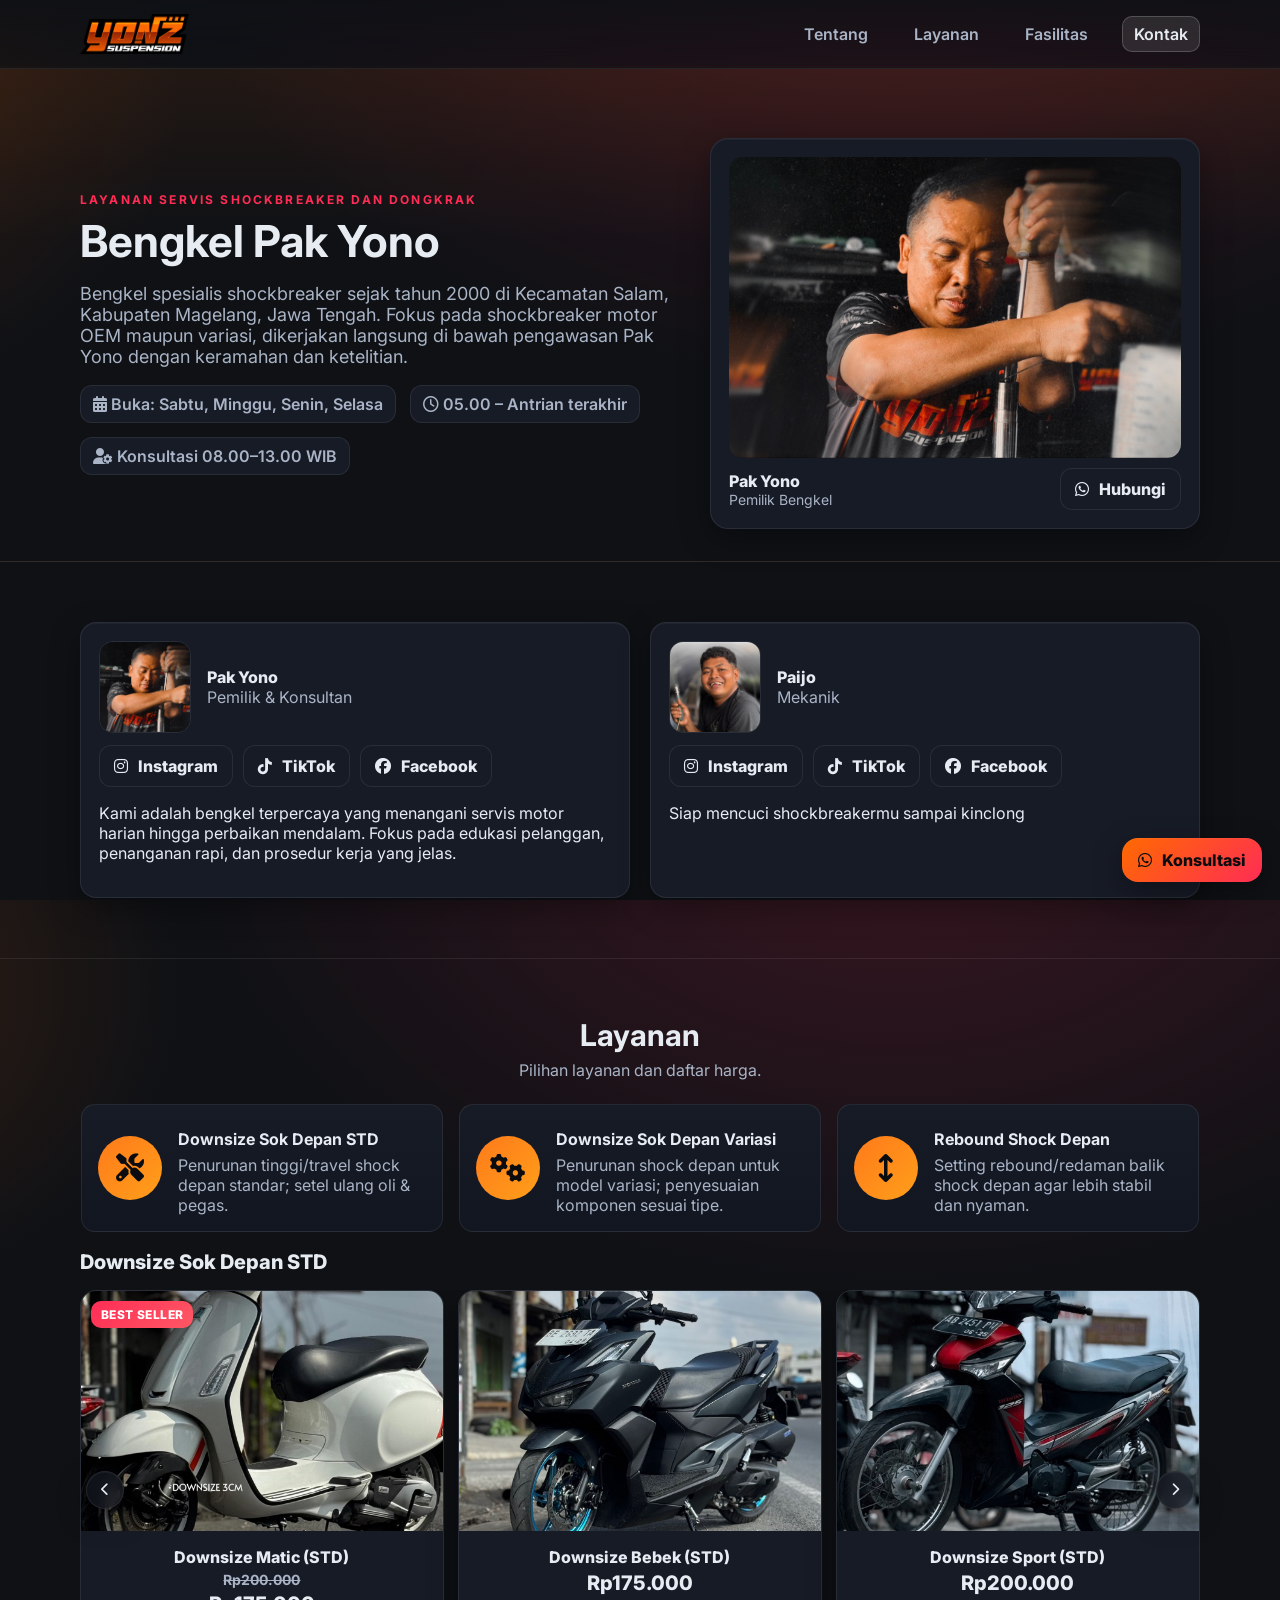
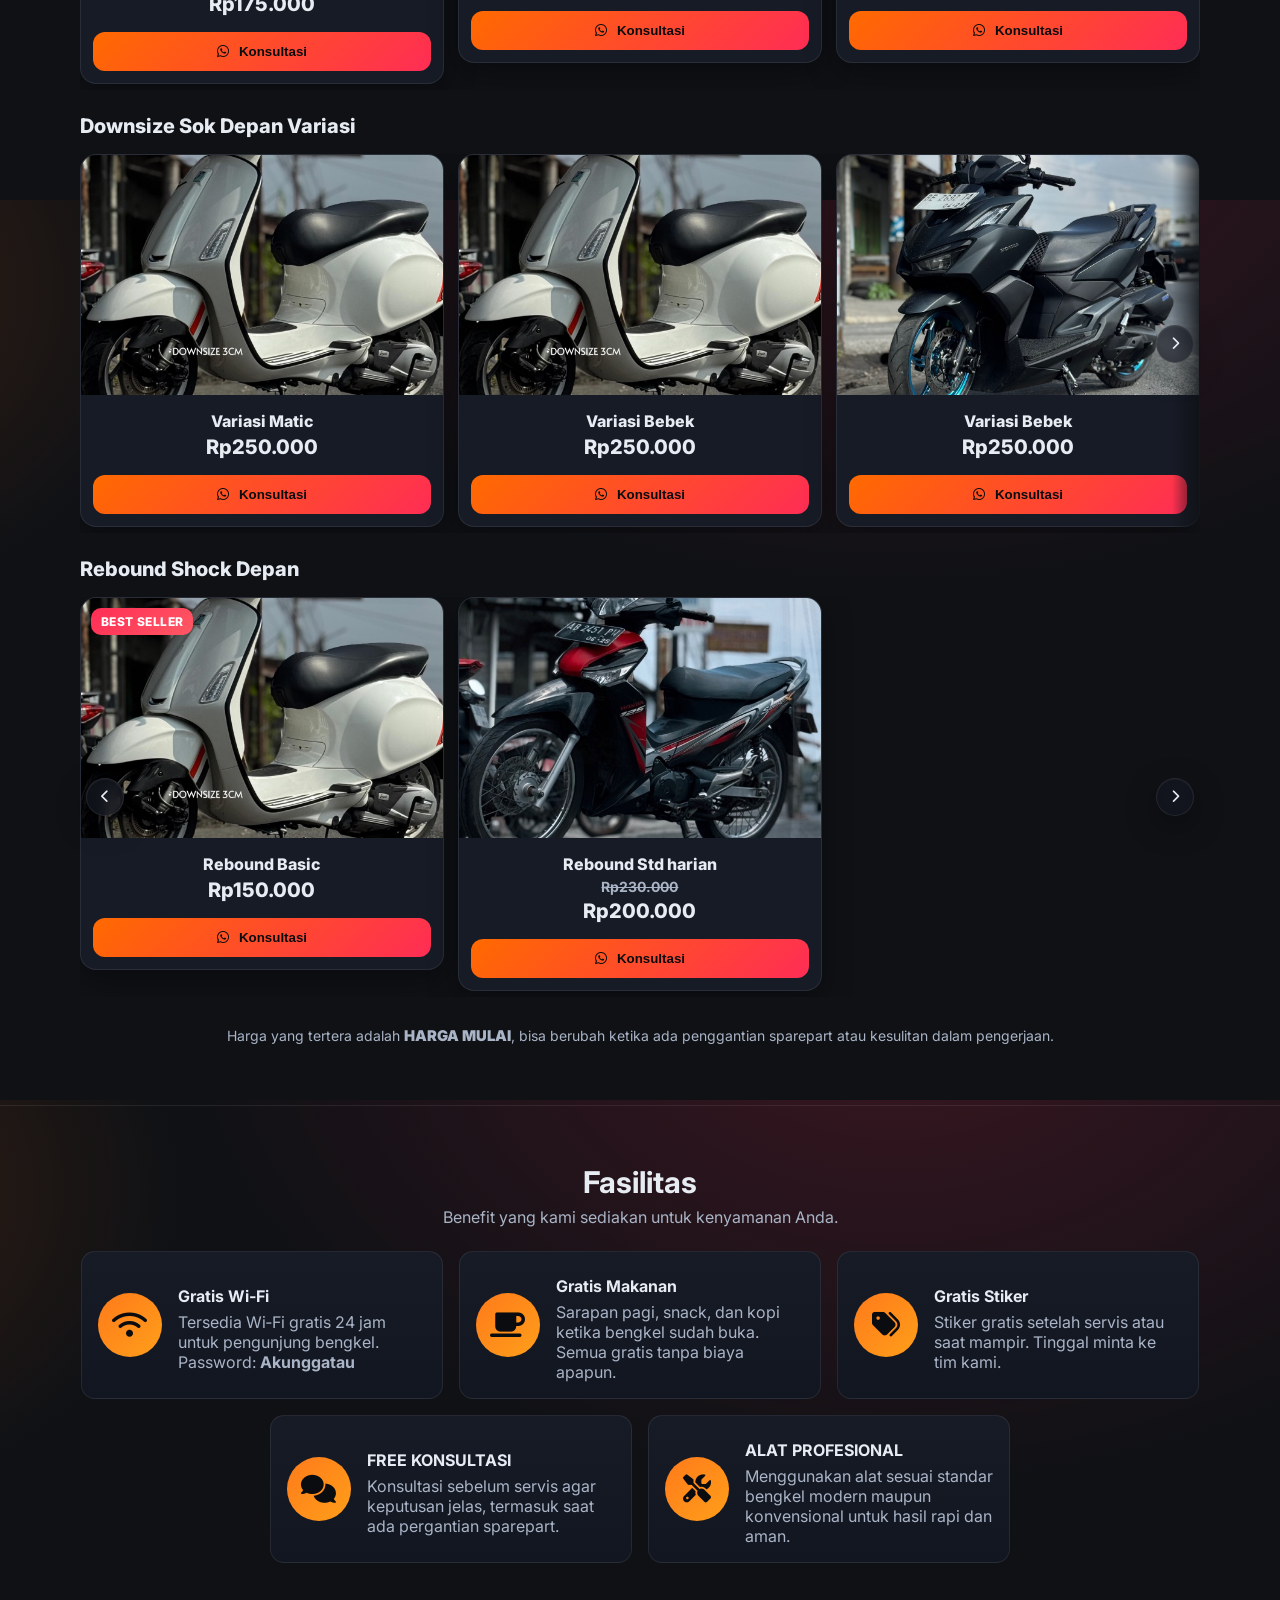
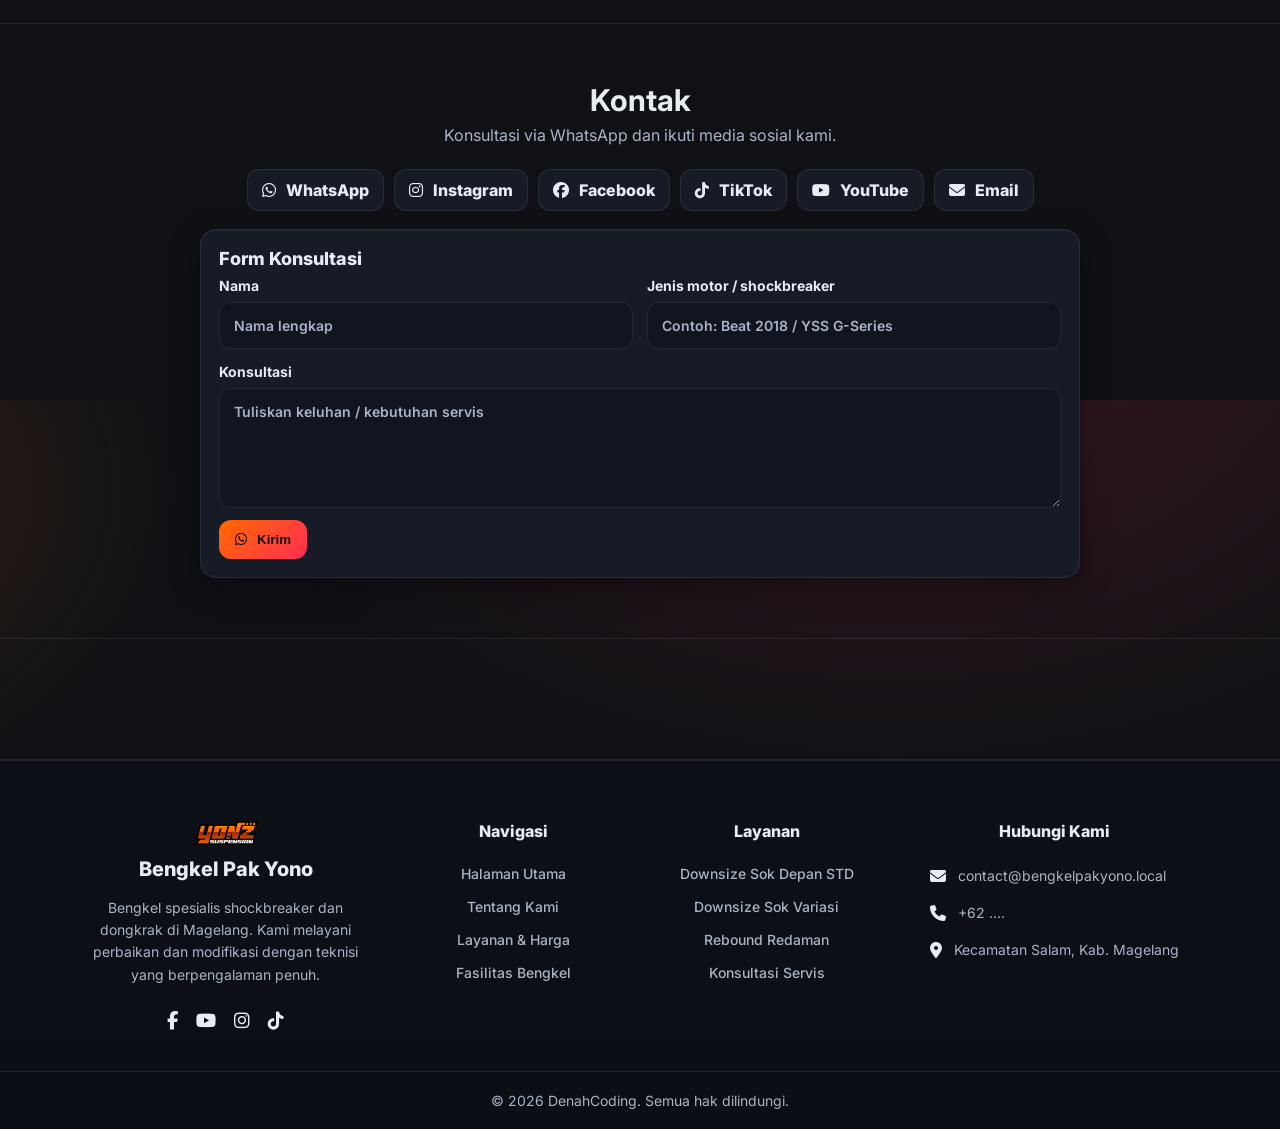
<file: index.html>
<!DOCTYPE html>
<html lang="id">

<head>
  <meta charset="utf-8">
  <meta name="viewport" content="width=device-width, initial-scale=1">
  <title>Bengkel Pak Yono</title>
  <link href="https://cdnjs.cloudflare.com/ajax/libs/font-awesome/6.5.0/css/all.min.css" rel="stylesheet">
  <link href="assets/css/styles.css" rel="stylesheet">
</head>

<body>
  <header>
    <div class="container nav">
      <div class="brand">
        <img src="assets/images/yons.png" alt="Yons">
      </div>
      <nav class="menu" id="menu">
        <a data-nav href="#about">Tentang</a>
        <a data-nav href="#services">Layanan</a>
        <a data-nav href="#collection">Fasilitas</a>
        <a data-nav href="#contact">Kontak</a>
      </nav>
      <button class="burger" id="burger" aria-label="Menu"><i class="fa-solid fa-bars"></i></button>
    </div>
  </header>

  <section class="hero">
    <div class="container hero-inner">
      <div>
        <div class="eyebrow">Layanan Servis Shockbreaker dan Dongkrak</div>
        <h1>Bengkel Pak Yono</h1>
        <p class="lead">Bengkel spesialis shockbreaker sejak tahun 2000 di Kecamatan Salam, Kabupaten Magelang, Jawa
          Tengah. Fokus pada shockbreaker motor OEM maupun variasi, dikerjakan langsung di bawah pengawasan Pak Yono
          dengan keramahan dan ketelitian.</p>
        <div class="badges">
          <div class="badge"><i class="fa-solid fa-calendar-days"></i> Buka: Sabtu, Minggu, Senin, Selasa</div>
          <div class="badge"><i class="fa-regular fa-clock"></i> 05.00 – Antrian terakhir</div>
          <div class="badge"><i class="fa-solid fa-user-gear"></i> Konsultasi 08.00–13.00 WIB</div>
        </div>
      </div>
      <div class="hero-card">
        <img src="assets/images/Pak%20yono.jpg" alt="Pemilik Bengkel: Pak Yono">
        <div style="display:flex;justify-content:space-between;align-items:center;margin-top:10px">
          <div>
            <div style="font-weight:800">Pak Yono</div>
            <div class="muted" style="font-size:14px">Pemilik Bengkel</div>
          </div>
          <a class="icon-btn"
            href="https://wa.me/6281234567890?text=Halo%20Pak%20Yono%2C%20saya%20ingin%20booking%20servis"
            target="_blank" rel="noopener">
            <i class="fa-brands fa-whatsapp"></i> Hubungi
          </a>
        </div>
      </div>
    </div>
  </section>

  <section id="about">
    <div class="container">
      <div class="grid grid-2">
        <div class="card">
          <div class="media" style="margin-bottom:12px">
            <img src="assets/images/Pak%20yono.jpg" alt="Pemilik Bengkel Pak Yono">
            <div>
              <div style="font-weight:800">Pak Yono</div>
              <div class="muted">Pemilik & Konsultan</div>
            </div>
          </div>
          <div class="contacts" style="margin-bottom:10px">
            <a class="icon-btn" href="https://www.instagram.com/bengkelpakyono" target="_blank" rel="noopener"><i class="fa-brands fa-instagram"></i>
              Instagram</a>
            <a class="icon-btn" href="https://www.tiktok.com/@bengkelpakyono" target="_blank" rel="noopener"><i class="fa-brands fa-tiktok"></i> TikTok</a>
            <a class="icon-btn" href="https://www.facebook.com/bengkelpakyonox" target="_blank" rel="noopener"><i class="fa-brands fa-facebook"></i>
              Facebook</a>
          </div>
          <p>Kami adalah bengkel terpercaya yang menangani servis motor harian hingga perbaikan mendalam. Fokus pada
            edukasi pelanggan, penanganan rapi, dan prosedur kerja yang jelas.</p>
        </div>
        <div class="card">
          <div class="media" style="margin-bottom:12px">
            <img src="assets/images/Paijo.jpg" alt="Mekanik Paijo">
            <div>
              <div style="font-weight:800">Paijo</div>
              <div class="muted">Mekanik</div>
            </div>
          </div>
          <div class="contacts" style="margin-bottom:10px">
            <a class="icon-btn" href="https://www.instagram.com/bengkelpakyono" target="_blank" rel="noopener"><i class="fa-brands fa-instagram"></i>
              Instagram</a>
            <a class="icon-btn" href="https://www.tiktok.com/@bengkelpakyono" target="_blank" rel="noopener"><i class="fa-brands fa-tiktok"></i> TikTok</a>
            <a class="icon-btn" href="https://www.facebook.com/bengkelpakyonox" target="_blank" rel="noopener"><i class="fa-brands fa-facebook"></i>
              Facebook</a>
          </div>
          <p>Siap mencuci shockbreakermu sampai kinclong</p>
        </div>
      </div>
    </div>
  </section>

  <section id="services">
    <div class="container">
      <h1 class="section-title">Layanan</h1>
      <p class="section-sub">Pilihan layanan dan daftar harga.</p>
      <div class="service-grid">
        <div class="service">
          <div class="facility-icon"><i class="fa-solid fa-screwdriver-wrench"></i></div>
          <div class="service-copy">
            <h4>Downsize Sok Depan STD</h4>
            <p>Penurunan tinggi/travel shock depan standar; setel ulang oli & pegas.</p>
          </div>
        </div>
        <div class="service">
          <div class="facility-icon"><i class="fa-solid fa-gears"></i></div>
          <div class="service-copy">
            <h4>Downsize Sok Depan Variasi</h4>
            <p>Penurunan shock depan untuk model variasi; penyesuaian komponen sesuai tipe.</p>
          </div>
        </div>
        <div class="service">
          <div class="facility-icon"><i class="fa-solid fa-arrows-up-down"></i></div>
          <div class="service-copy">
            <h4>Rebound Shock Depan</h4>
            <p>Setting rebound/redaman balik shock depan agar lebih stabil dan nyaman.</p>
          </div>
        </div>
      </div>
      <div class="price-groups">
        <div class="group">
          <div class="group-header">
            <div class="group-title">Downsize Sok Depan STD</div>
          </div>
          <div class="catalog-wrap">
            <button class="scroll-fab left" aria-label="Sebelumnya"><i class="fa-solid fa-chevron-left"></i></button>
            <div class="catalog-grid">
              <div class="catalog-card">
                <div class="catalog-media">
                  <span class="bs-badge">BEST SELLER</span>
                  <img src="assets/images/motor2.jpg" alt="Downsize Matic STD">
                </div>
                <div class="catalog-body">
                  <div class="catalog-title">Downsize Matic (STD)</div>
                  <div class="catalog-price-old">Rp200.000</div>
                  <div class="catalog-price">Rp175.000</div>
                </div>
                <div class="catalog-actions">
                  <button class="btn btn-primary consult-btn" data-service="Downsize Matic (STD)"
                    data-price="Rp175000"><i class="fa-brands fa-whatsapp"></i> Konsultasi</button>
                </div>
              </div>
              <div class="catalog-card">
                <div class="catalog-media">
                  <img src="assets/images/motor 1.jpg" alt="Downsize Bebek STD">
                </div>
                <div class="catalog-body">
                  <div class="catalog-title">Downsize Bebek (STD)</div>
                  <div class="catalog-price">Rp175.000</div>
                </div>
                <div class="catalog-actions">
                  <button class="btn btn-primary consult-btn" data-service="Downsize Bebek (STD)"
                    data-price="Rp175000"><i class="fa-brands fa-whatsapp"></i> Konsultasi</button>
                </div>
              </div>
              <div class="catalog-card">
                <div class="catalog-media">
                  <img src="assets/images/motor3.jpg" alt="Downsize Sport STD">
                </div>
                <div class="catalog-body">
                  <div class="catalog-title">Downsize Sport (STD)</div>
                  <div class="catalog-price">Rp200.000</div>
                </div>
                <div class="catalog-actions">
                  <button class="btn btn-primary consult-btn" data-service="Downsize Sport (STD)"
                    data-price="Rp200000"><i class="fa-brands fa-whatsapp"></i> Konsultasi</button>
                </div>
              </div>
            </div>
            <button class="scroll-fab right" aria-label="Berikutnya"><i class="fa-solid fa-chevron-right"></i></button>
          </div>
        </div>
        <div class="group">
          <div class="group-header">
            <div class="group-title">Downsize Sok Depan Variasi</div>
          </div>
          <div class="catalog-wrap">
            <button class="scroll-fab left" aria-label="Sebelumnya"><i class="fa-solid fa-chevron-left"></i></button>
            <div class="catalog-grid">
              <div class="catalog-card">
                <div class="catalog-media">
                  <img src="assets/images/motor2.jpg" alt="Downsize Variasi Matic">
                </div>
                <div class="catalog-body">
                  <div class="catalog-title">Variasi Matic</div>
                  <div class="catalog-price">Rp250.000</div>
                </div>
                <div class="catalog-actions">
                  <button class="btn btn-primary consult-btn" data-service="Downsize Variasi Matic"
                    data-price="Rp250000"><i class="fa-brands fa-whatsapp"></i> Konsultasi</button>
                </div>
              </div>
              <div class="catalog-card">
                <div class="catalog-media">
                  <img src="assets/images/motor2.jpg" alt="Downsize Variasi Bebek">
                </div>
                <div class="catalog-body">
                  <div class="catalog-title">Variasi Bebek</div>
                  <div class="catalog-price">Rp250.000</div>
                </div>
                <div class="catalog-actions">
                  <button class="btn btn-primary consult-btn" data-service="Downsize Variasi Bebek"
                    data-price="Rp250000"><i class="fa-brands fa-whatsapp"></i> Konsultasi</button>
                </div>
              </div>
              <div class="catalog-card">
                <div class="catalog-media">
                  <img src="assets/images/motor 1.jpg" alt="Downsize Variasi Bebek">
                </div>
                <div class="catalog-body">
                  <div class="catalog-title">Variasi Bebek</div>
                  <div class="catalog-price">Rp250.000</div>
                </div>
                <div class="catalog-actions">
                  <button class="btn btn-primary consult-btn" data-service="Downsize Variasi Bebek"
                    data-price="Rp250000"><i class="fa-brands fa-whatsapp"></i> Konsultasi</button>
                </div>
              </div>
              <div class="catalog-card">
                <div class="catalog-media">
                  <img src="assets/images/motor3.jpg" alt="Downsize Variasi Sport">
                </div>
                <div class="catalog-body">
                  <div class="catalog-title">Variasi Sport</div>
                  <div class="catalog-price">Rp300.000</div>
                </div>
                <div class="catalog-actions">
                  <button class="btn btn-primary consult-btn" data-service="Downsize Variasi Sport"
                    data-price="Rp300000"><i class="fa-brands fa-whatsapp"></i> Konsultasi</button>
                </div>
              </div>
            </div>
            <button class="scroll-fab right" aria-label="Berikutnya"><i class="fa-solid fa-chevron-right"></i></button>
          </div>
        </div>
        <div class="group">
          <div class="group-header">
            <div class="group-title">Rebound Shock Depan</div>
          </div>
          <div class="catalog-wrap">
            <button class="scroll-fab left" aria-label="Sebelumnya"><i class="fa-solid fa-chevron-left"></i></button>
            <div class="catalog-grid">
              <div class="catalog-card">
                <div class="catalog-media">
                     <span class="bs-badge">BEST SELLER</span>
                  <img src="assets/images/motor2.jpg" alt="Rebound Basic">
                </div>
                <div class="catalog-body">
                  <div class="catalog-title">Rebound Basic</div>
                  <div class="catalog-price">Rp150.000</div>
                </div>
                <div class="catalog-actions">
                  <button class="btn btn-primary consult-btn" data-service="Rebound Basic" data-price="Rp150000"><i
                      class="fa-brands fa-whatsapp"></i> Konsultasi</button>
                </div>
              </div>
              <div class="catalog-card">
                <div class="catalog-media">
                  <img src="assets/images/motor3.jpg" alt="Rebound Adjustable">
                </div>
                <div class="catalog-body">
                  <div class="catalog-title">Rebound Std harian</div>
                  <div class="catalog-price-old">Rp230.000</div>
                  <div class="catalog-price">Rp200.000</div>
                </div>
                <div class="catalog-actions">
                  <button class="btn btn-primary consult-btn" data-service="Rebound Adjustable" data-price="Rp200000"><i
                      class="fa-brands fa-whatsapp"></i> Konsultasi</button>
                </div>
              </div>
            </div>
            <button class="scroll-fab right" aria-label="Berikutnya"><i class="fa-solid fa-chevron-right"></i></button>
          </div>
        </div>
        <div class="price-disclaimer muted">Harga yang tertera adalah <span class="hl">HARGA MULAI</span>, bisa berubah
          ketika ada penggantian sparepart atau kesulitan dalam pengerjaan.</div>
      </div>
    </div>
  </section>
  <section id="collection">
    <div class="container">
      <h1 class="section-title">Fasilitas</h1>
      <p class="section-sub">Benefit yang kami sediakan untuk kenyamanan Anda.</p>
      <div class="service-grid">
        <div class="service">
          <div class="facility-icon"><i class="fa-solid fa-wifi"></i></div>
          <div class="service-copy">
            <h4>Gratis Wi‑Fi</h4>
            <p>Tersedia Wi‑Fi gratis 24 jam untuk pengunjung bengkel. Password: <strong>Akunggatau</strong></p>
          </div>
        </div>
        <div class="service">
          <div class="facility-icon"><i class="fa-solid fa-mug-saucer"></i></div>
          <div class="service-copy">
            <h4>Gratis Makanan</h4>
            <p>Sarapan pagi, snack, dan kopi ketika bengkel sudah buka. Semua gratis tanpa biaya apapun.</p>
          </div>
        </div>
        <div class="service">
          <div class="facility-icon"><i class="fa-solid fa-tags"></i></div>
          <div class="service-copy">
            <h4>Gratis Stiker</h4>
            <p>Stiker gratis setelah servis atau saat mampir. Tinggal minta ke tim kami.</p>
          </div>
        </div>
        <div class="service">
          <div class="facility-icon"><i class="fa-solid fa-comments"></i></div>
          <div class="service-copy">
            <h4>FREE KONSULTASI</h4>
            <p>Konsultasi sebelum servis agar keputusan jelas, termasuk saat ada pergantian sparepart.</p>
          </div>
        </div>
        <div class="service">
          <div class="facility-icon"><i class="fa-solid fa-screwdriver-wrench"></i></div>
          <div class="service-copy">
            <h4>ALAT PROFESIONAL</h4>
            <p>Menggunakan alat sesuai standar bengkel modern maupun konvensional untuk hasil rapi dan aman.</p>
          </div>
        </div>
      </div>
    </div>
  </section>
  <section id="contact">
    <div class="container">
      <h1 class="section-title">Kontak</h1>
      <p class="section-sub">Konsultasi via WhatsApp dan ikuti media sosial kami.</p>
      <div class="contacts" style="margin-top:10px">
        <a class="icon-btn" href="https://wa.me/6285156208963?text=Halo%20Pak%20Yono%2C%20saya%20ingin%20konsultasi"
          target="_blank" rel="noopener"><i class="fa-brands fa-whatsapp"></i> WhatsApp</a>
        <a class="icon-btn" href="https://www.instagram.com/bengkelpakyono" target="_blank" rel="noopener"><i class="fa-brands fa-instagram"></i> Instagram</a>
        <a class="icon-btn" href="https://www.facebook.com/bengkelpakyonox" target="_blank" rel="noopener"><i class="fa-brands fa-facebook"></i> Facebook</a>
        <a class="icon-btn" href="https://www.tiktok.com/@bengkelpakyono" target="_blank" rel="noopener"><i class="fa-brands fa-tiktok"></i> TikTok</a>
        <a class="icon-btn" href="http://www.youtube.com/@bengkelpakyono" target="_blank" rel="noopener"><i class="fa-brands fa-youtube"></i> YouTube</a>
        <a class="icon-btn" href="mailto:contact@bengkelpakyono.local"><i class="fa-solid fa-envelope"></i> Email</a>
      </div>
      <div class="form-card">
        <div style="font-weight:800;font-size:18px;margin-bottom:8px">Form Konsultasi</div>
        <form id="consultForm">
          <div class="fields">
            <div class="field">
              <label for="nama">Nama</label>
              <input id="nama" name="nama" type="text" placeholder="Nama lengkap" required>
            </div>
            <div class="field">
              <label for="jenis">Jenis motor / shockbreaker</label>
              <input id="jenis" name="jenis" type="text" placeholder="Contoh: Beat 2018 / YSS G-Series" required>
            </div>
            <div class="field field-full">
              <label for="konsultasi">Konsultasi</label>
              <textarea id="konsultasi" name="konsultasi" placeholder="Tuliskan keluhan / kebutuhan servis"
                required></textarea>
            </div>
          </div>
          <div class="actions">
            <button type="submit" class="btn btn-primary"><i class="fa-brands fa-whatsapp"></i> Kirim</button>
          </div>
        </form>
      </div>
    </div>
  </section>

  <section id="location">
    <div class="container">
    </div>
  </section>

  <footer class="site-footer">
    <div class="container footer-grid">
      <div class="footer-col-center">
        <div class="footer-brand-center">
          <img src="assets/images/yons.png" alt="Yons">
          <div>Bengkel Pak Yono</div>
        </div>
        <p class="footer-desc-center">Bengkel spesialis shockbreaker dan dongkrak di Magelang. Kami melayani perbaikan
          dan modifikasi dengan teknisi yang berpengalaman penuh.</p>
        <div class="footer-socials-center">
          <a href="https://www.facebook.com/bengkelpakyonox" target="_blank" rel="noopener" aria-label="Facebook"><i class="fa-brands fa-facebook-f"></i></a>
          <a href="http://www.youtube.com/@bengkelpakyono" target="_blank" rel="noopener" aria-label="YouTube"><i class="fa-brands fa-youtube"></i></a>
          <a href="https://www.instagram.com/bengkelpakyono" target="_blank" rel="noopener" aria-label="Instagram"><i class="fa-brands fa-instagram"></i></a>
          <a href="https://www.tiktok.com/@bengkelpakyono" target="_blank" rel="noopener" aria-label="TikTok"><i class="fa-brands fa-tiktok"></i></a>
        </div>
      </div>
      <div class="footer-col-center">
        <h4 class="footer-title-center">Navigasi</h4>
        <div class="footer-links-col">
          <a href="#">Halaman Utama</a>
          <a href="#about">Tentang Kami</a>
          <a href="#services">Layanan & Harga</a>
          <a href="#collection">Fasilitas Bengkel</a>
        </div>
      </div>
      <div class="footer-col-center">
        <h4 class="footer-title-center">Layanan</h4>
        <div class="footer-links-col">
          <a href="#services">Downsize Sok Depan STD</a>
          <a href="#services">Downsize Sok Variasi</a>
          <a href="#services">Rebound Redaman</a>
          <a href="#contact">Konsultasi Servis</a>
        </div>
      </div>
      <div class="footer-col-center">
        <h4 class="footer-title-center">Hubungi Kami</h4>
        <ul class="footer-contact-list">
          <li><i class="fa-solid fa-envelope"></i> <span>contact@bengkelpakyono.local</span></li>
          <li><i class="fa-solid fa-phone"></i> <span>+62 ....</span></li>
          <li><i class="fa-solid fa-location-dot"></i> <span>Kecamatan Salam, Kab. Magelang</span></li>
        </ul>
      </div>
    </div>
    <div class="footer-bottom">
      <div class="container">
        <div>© <span id="year"></span> DenahCoding. Semua hak dilindungi.</div>
      </div>
    </div>
  </footer>
  <a class="cta cta-floating" href="https://wa.me/6285156208963?text=Halo%20Pak%20Yono%2C%20saya%20ingin%20konsultasi%20servis"
    target="_blank" rel="noopener" aria-label="WhatsApp Konsultasi">
    <i class="fa-brands fa-whatsapp"></i> Konsultasi
  </a>
  <script src="assets/js/main.js" defer></script>
</body>

</html>
</file>
<file: assets/css/styles.css>
@import url("https://fonts.googleapis.com/css2?family=Inter:wght@400;500;600;700;800&display=swap");

:root {
  --bg: #0f1115;
  --bg-soft: #141822;
  --card: #171b26;
  --text: #e7ecf3;
  --muted: #a9b4c6;
  --brand: #ff6a00;
  --brand-2: #ff2d55;
  --border: rgba(255, 255, 255, .08);
  --shadow: 0 10px 30px rgba(0, 0, 0, .35), inset 0 1px 0 rgba(255, 255, 255, .04);
  --radius: 14px;
}

* {
  box-sizing: border-box
}

html,
body {
  height: 100%
}

html {
  scroll-behavior: smooth
}

body {
  margin: 0;
  font-family: Inter, system-ui, -apple-system, Segoe UI, Roboto, Arial, sans-serif;
  color: var(--text);
  background: radial-gradient(1200px 800px at 70% -10%, rgba(255, 45, 85, .18), transparent 60%),
    radial-gradient(800px 600px at -20% 10%, rgba(255, 106, 0, .18), transparent 55%),
    var(--bg);
  overflow-x: hidden;
  padding-top: 66px
}

a {
  color: inherit;
  text-decoration: none
}

img {
  max-width: 100%;
  display: block
}

.container {
  width: min(1120px, 92%);
  margin-inline: auto
}

header {
  position: fixed;
  top: 0;
  left: 0;
  right: 0;
  z-index: 80;
  backdrop-filter: saturate(140%) blur(12px);
  background: linear-gradient(180deg, rgba(15, 17, 21, .9), rgba(15, 17, 21, .6));
  border-bottom: 1px solid var(--border);
}

.nav {
  display: flex;
  align-items: center;
  justify-content: space-between;
  padding: 14px 0
}

.brand {
  display: flex;
  gap: 10px;
  align-items: center;
  font-weight: 800;
  letter-spacing: .4px
}

.brand .logo {
  width: 40px;
  height: 40px;
  border-radius: 10px;
  background: linear-gradient(135deg, var(--brand), var(--brand-2));
  display: grid;
  place-items: center;
  color: #0a0c10;
  font-weight: 900;
  box-shadow: var(--shadow)
}

.brand img {
  height: 40px;
  width: auto;
  display: block
}

.menu {
  display: flex;
  gap: 22px;
  align-items: center
}

.menu a {
  padding: 8px 12px;
  border-radius: 10px;
  color: var(--muted);
  font-weight: 600
}

.menu a.active,
.menu a:hover {
  color: var(--text);
  background: rgba(255, 255, 255, .1);
  box-shadow: inset 0 0 0 1px rgba(255,255,255,.18)
}

.menu a {
  transition: background .2s ease, color .2s ease, transform .2s ease
}

.menu a:hover {
  transform: translateY(-1px)
}

.cta {
  display: inline-flex;
  align-items: center;
  gap: 10px;
  background: linear-gradient(135deg, var(--brand), var(--brand-2));
  padding: 10px 14px;
  border-radius: 12px;
  color: #0a0c10;
  font-weight: 800
}

.cta {
  transition: transform .2s ease, box-shadow .2s ease
}

.cta:hover {
  transform: translateY(-1px);
  box-shadow: 0 8px 22px rgba(255,106,0,.35)
}

.cta-floating{
  position: fixed;
  right: 18px;
  bottom: 18px;
  z-index: 70;
  padding: 12px 16px;
  border-radius: 16px;
  box-shadow: var(--shadow);
}
@media (max-width: 600px){
  .cta-floating{right:14px;bottom:14px;padding:12px 14px;border-radius:14px}
}

.burger {
  display: none;
  color: var(--text);
  font-size: 22px;
  width: 40px;
  height: 40px;
  border-radius: 12px;
  border: 1px solid var(--border);
  background: var(--card);
  display: none;
  /* hidden by default, shown on mobile */
  align-items: center;
  justify-content: center
}

.hero {
  padding: 72px 0 32px;
  border-bottom: 1px solid var(--border);
  background: linear-gradient(180deg, rgba(255, 106, 0, .08), transparent 35%)
}

.hero-inner {
  display: grid;
  grid-template-columns: 1.1fr .9fr;
  gap: 32px;
  align-items: center
}

.eyebrow {
  color: var(--brand-2);
  font-weight: 700;
  letter-spacing: .18em;
  text-transform: uppercase;
  font-size: 12px
}

h1 {
  margin: 10px 0 14px;
  font-size: 44px;
  line-height: 1.1
}

.lead {
  color: var(--muted);
  font-size: 18px
}

.badges {
  display: flex;
  gap: 14px;
  flex-wrap: wrap;
  margin-top: 16px
}

.badge {
  padding: 8px 12px;
  border: 1px solid var(--border);
  background: var(--card);
  border-radius: 12px;
  color: var(--muted);
  font-weight: 600
}

.hero-card {
  background: var(--card);
  border: 1px solid var(--border);
  border-radius: 18px;
  padding: 18px;
  box-shadow: var(--shadow)
}

.hero-card img {
  border-radius: 14px
}

section {
  padding: 60px 0;
  border-bottom: 1px solid var(--border)
}

.section-title {
  font-size: 30px;
  margin: 0 0 8px
}

.section-sub {
  color: var(--muted);
  margin: 0 0 24px
}

.grid {
  display: grid;
  gap: 20px
}

.grid-2 {
  grid-template-columns: 1fr 1fr
}

.card {
  background: var(--card);
  border: 1px solid var(--border);
  border-radius: 16px;
  padding: 18px;
  box-shadow: var(--shadow)
}

.media {
  display: grid;
  grid-template-columns: 92px 1fr;
  gap: 16px;
  align-items: center
}

.media img {
  width: 92px;
  height: 92px;
  object-fit: cover;
  border-radius: 14px;
  border: 1px solid var(--border)
}

.price-list {
  width: 100%;
  border-collapse: collapse;
  border: 1px solid var(--border);
  border-radius: 12px;
  overflow: hidden
}

.price-list th,
.price-list td {
  padding: 12px 14px;
  border-bottom: 1px solid var(--border)
}

.price-list th {
  background: #1b2130;
  text-align: left;
  color: var(--muted);
  font-weight: 700
}

.price-list tr:hover td {
  background: #151a25
}

.service-grid {
  display: flex;
  flex-wrap: wrap;
  justify-content: center;
  gap: 16px
}

.service {
  width: calc(33.333% - 11px);
  padding: 16px;
  border-radius: 14px;
  border: 1px solid var(--border);
  background: linear-gradient(180deg, var(--card), #121621)
}

.service {
  transition: transform .2s ease, border-color .2s ease
}

.service:hover {
  transform: translateY(-2px);
  border-color: rgba(255, 255, 255, .16)
}

.service {
  display: flex;
  align-items: center;
  justify-content: center;
  gap: 16px
}

.service h4 {
  margin: 8px 0 6px
}

.service p {
  margin: 0;
  color: var(--muted)
}

.yt-grid {
  display: grid;
  grid-template-columns: repeat(3, 1fr);
  gap: 16px
}

.yt {
  display: flex;
  flex-direction: column;
  gap: 10px;
  padding: 14px;
  border: 1px solid var(--border);
  border-radius: 14px;
  background: var(--card)
}

.yt .thumb {
  aspect-ratio: 16/9;
  border-radius: 10px;
  background: #111a22 center/cover no-repeat;
  border: 1px solid var(--border)
}

.yt a {
  color: var(--brand-2);
  font-weight: 700
}

.contacts {
  display: flex;
  flex-wrap: wrap;
  gap: 10px
}

.icon-btn {
  display: inline-flex;
  align-items: center;
  gap: 10px;
  padding: 10px 14px;
  border: 1px solid var(--border);
  border-radius: 12px;
  background: var(--card);
  color: var(--text);
  font-weight: 800;
  font-family: inherit
}

.icon-btn:hover {
  background: rgba(255,106,0,.12);
  border-color: var(--brand);
  color: var(--text)
}

.btn,
.icon-btn {
  transition: transform .2s ease, box-shadow .2s ease
}

.btn:hover,
.icon-btn:hover {
  transform: translateY(-1px);
  box-shadow: 0 6px 16px rgba(0,0,0,.2)
}

.facility-icon {
  width: 64px;
  height: 64px;
  flex-shrink: 0;
  border-radius: 50%;
  display: grid;
  place-items: center;
  font-size: 28px;
  background: linear-gradient(135deg, #ff7a1a, #ff9f1a);
  color: #0a0c10
}

/* Section centering */
#services .section-title,
#services .section-sub,
#collection .section-title,
#collection .section-sub,
#contact .section-title,
#contact .section-sub {
  text-align: center
}

#contact .contacts {
  justify-content: center
}

#contact .form-card {
  max-width: 880px;
  margin-left: auto;
  margin-right: auto
}
.price-disclaimer{
  margin-top: 6px;
  text-align: center;
  font-size: 14px;
}
.price-disclaimer .hl{
  font-weight: 900;
  font-size: 1.06em;
}

/* Footer modern */
footer.site-footer {
  padding: 60px 0 20px;
  border-top: 1px solid var(--border);
  background: linear-gradient(180deg, #0d1016, #0b0e14)
}

.footer-grid {
  display: grid;
  grid-template-columns: 1.3fr 1fr 1fr 1.3fr;
  gap: 30px;
  align-items: flex-start
}

.footer-col-center {
  display: flex;
  flex-direction: column;
  align-items: center;
  text-align: center;
}

.footer-brand-center {
  display: flex;
  flex-direction: column;
  align-items: center;
  gap: 12px;
  font-weight: 800;
  font-size: 20px;
  margin-bottom: 16px;
  color: var(--text);
}

.footer-brand-center img {
  width: 64px;
  height: auto;
}

.footer-desc-center {
  font-size: 14px;
  color: var(--muted);
  margin: 0 0 24px;
  line-height: 1.6;
  max-width: 280px;
}

.footer-socials-center {
  display: flex;
  gap: 18px;
  justify-content: center;
}

.footer-socials-center a {
  color: var(--text);
  font-size: 18px;
  transition: color .2s;
}

.footer-socials-center a:hover {
  color: var(--brand);
}

.footer-title-center {
  font-size: 16px;
  font-weight: 800;
  margin: 0 0 24px;
  color: var(--text);
}

.footer-links-col {
  display: flex;
  flex-direction: column;
  gap: 16px;
}

.footer-links-col a {
  color: var(--muted);
  font-size: 14px;
  font-weight: 500;
  transition: color .2s;
}

.footer-links-col a:hover {
  color: var(--text);
}

.footer-contact-list {
  list-style: none;
  padding: 0;
  margin: 0;
  display: inline-flex;
  flex-direction: column;
  gap: 16px;
  text-align: left;
}

.footer-contact-list li {
  display: flex;
  align-items: flex-start;
  gap: 12px;
  color: var(--muted);
  font-size: 14px;
  line-height: 1.5;
}

.footer-contact-list i {
  margin-top: 3px;
  font-size: 16px;
  color: var(--text);
}

.footer-bottom {
  margin-top: 40px;
  padding-top: 20px;
  border-top: 1px solid var(--border);
  text-align: center;
  color: var(--muted);
  font-size: 14px;
}

@media (max-width: 900px) {
  .footer-grid {
    grid-template-columns: 1fr 1fr
  }
}

@media (max-width: 600px) {
  .footer-grid {
    grid-template-columns: 1fr
  }
}
/* Extra small viewport tweaks */
@media (max-width: 360px){
  .menu a{padding:6px 10px}
  .hero{padding:56px 0 24px}
  .catalog-media img{height:160px}
}

footer {
  padding: 30px 0;
  color: var(--muted)
}

.muted {
  color: var(--muted)
}

.cta-row {
  display: flex;
  gap: 10px;
  margin-top: 16px;
  flex-wrap: wrap
}

.home-links {
  display: grid;
  grid-template-columns: repeat(2, minmax(0, 1fr));
  gap: 12px;
  margin-top: 14px
}

.home-links a {
  display: flex;
  align-items: center;
  gap: 10px;
  border: 1px solid var(--border);
  padding: 12px 14px;
  border-radius: 12px;
  background: var(--card)
}

@media (max-width: 900px) {
  .hero-inner {
    grid-template-columns: 1fr
  }

  .service {
    width: 100%
  }
/* Ensure service cards layout consistently with icon at right on desktop */
.service{display:flex;align-items:center;justify-content:space-between;gap:16px}
.service .service-copy{flex:1}

  .yt-grid,
  .grid-2 {
    grid-template-columns: 1fr
  }

  .menu {
    display: none;
    position: absolute;
    top: 58px;
    left: 0;
    right: 0;
    padding: 12px 4vw;
    background: var(--bg-soft);
    border-bottom: 1px solid var(--border)
  }

  .menu.open {
    display: flex;
    flex-direction: column;
    gap: 8px
  }

  .menu.open a {
    padding: 12px;
    border-radius: 10px
  }

  .burger {
    display: flex
  }
}

.menu-open {
  overflow: hidden
}

#nav-backdrop {
  position: fixed;
  inset: 0;
  background: rgba(0, 0, 0, .35);
  backdrop-filter: blur(2px);
  display: none;
  z-index: 40
}

#nav-backdrop.show {
  display: block
}

.form-card {
  margin-top: 18px;
  background: var(--card);
  border: 1px solid var(--border);
  border-radius: 16px;
  padding: 18px;
  box-shadow: var(--shadow);
  max-width: 720px
}

.fields {
  display: grid;
  grid-template-columns: 1fr 1fr;
  gap: 14px
}

.field {
  display: flex;
  flex-direction: column;
  gap: 8px
}

.field-full {
  grid-column: 1/-1
}

.field label {
  font-weight: 700;
  color: var(--text);
  font-size: 14px
}

.field input,
.field textarea {
  background: #11151f;
  border: 1px solid var(--border);
  color: var(--text);
  border-radius: 12px;
  padding: 12px 14px;
  outline: none;
  font-family: inherit;
  font-size: 14px;
  line-height: 1.5
}

.field textarea {
  min-height: 120px;
  resize: vertical
}

.field input::placeholder,
.field textarea::placeholder{
  color: var(--muted);
  opacity: 1;
  font-weight: 600;
  font-family: inherit
}

.actions {
  margin-top: 12px;
  display: flex;
  gap: 10px;
  flex-wrap: wrap
}
/* Improve desktop + mobile form layout */
.actions{justify-content:flex-start}
@media (max-width: 760px){
  .fields{grid-template-columns:1fr}
  .actions{justify-content:center}
  /* Compact service cards on small screens */
  .service{gap:12px;padding:14px}
  .facility-icon{width:52px;height:52px;font-size:22px}
  .service .service-copy h4{font-size:16px}
  .service .service-copy p{font-size:14px}
}

.btn {
  display: inline-flex;
  align-items: center;
  gap: 10px;
  padding: 12px 16px;
  border-radius: 12px;
  font-weight: 800;
  text-decoration: none
}

.btn-primary {
  background: linear-gradient(135deg, var(--brand), var(--brand-2));
  color: #0a0c10;
  border: none
}

.btn-secondary {
  background: var(--card);
  color: var(--text);
  border: 1px solid var(--border)
}

.price-groups {
  display: grid;
  gap: 24px;
  margin-top: 18px
}

.group {
  min-width: 0;
}

.group-title {
  font-weight: 800;
  font-size: 20px;
  margin: 0 0 8px
}

.group-header {
  display: flex;
  align-items: center;
  justify-content: space-between;
  margin: 0 0 8px
}

.scroll-ctrls {
  display: flex;
  gap: 8px
}

.scroll-btn {
  width: 36px;
  height: 36px;
  display: grid;
  place-items: center;
  border-radius: 10px;
  border: 1px solid var(--border);
  background: var(--card);
  color: var(--text)
}

.scroll-btn:hover {
  background: #151b25
}

.catalog-wrap {
  position: relative
}

.catalog-wrap::before,
.catalog-wrap::after {
  content: "";
  position: absolute;
  top: 0;
  bottom: 0;
  width: 28px;
  pointer-events: none;
  z-index: 2;
  transition: opacity .2s ease;
}

.catalog-wrap::before {
  left: 0;
  background: linear-gradient(90deg, var(--bg) 0%, rgba(0, 0, 0, 0) 100%);
  opacity: .8
}

.catalog-wrap::after {
  right: 0;
  background: linear-gradient(270deg, var(--bg) 0%, rgba(0, 0, 0, 0) 100%);
  opacity: .8
}

.catalog-wrap.at-start::before {
  opacity: 0
}

.catalog-wrap.at-end::after {
  opacity: 0
}

.catalog-wrap.no-overflow::before,
.catalog-wrap.no-overflow::after{
  opacity: 0
}

.scroll-fab {
  position: absolute;
  top: 50%;
  transform: translateY(-50%);
  width: 38px;
  height: 38px;
  border-radius: 50%;
  display: grid;
  place-items: center;
  border: 1px solid var(--border);
  background: rgba(20, 24, 34, .7);
  backdrop-filter: blur(6px);
  color: var(--text);
  box-shadow: var(--shadow);
  cursor: pointer;
  z-index: 5;
}

.scroll-fab.left {
  left: 6px
}

.scroll-fab.right {
  right: 6px
}

.scroll-fab[disabled] {
  display: none
}

.catalog-grid {
  --cg-gap: 14px;
  display: flex;
  gap: var(--cg-gap);
  align-items: stretch;
  overflow-x: auto;
  scroll-snap-type: x mandatory;
  padding-bottom: 6px;
  -webkit-overflow-scrolling: touch
}

.catalog-card {
  background: var(--card);
  border: 1px solid var(--border);
  border-radius: 16px;
  overflow: hidden;
  box-shadow: var(--shadow);
  height: 100%;
  display: flex;
  flex-direction: column;
  flex: 0 0 calc((100% - 2*var(--cg-gap))/3);
  scroll-snap-align: start
}

.catalog-card {
  transition: transform .2s ease, border-color .2s ease
}

.catalog-card:hover {
  transform: translateY(-2px);
  border-color: rgba(255, 255, 255, .16)
}

.catalog-media {
  position: relative
}

.catalog-media img {
  width: 100%;
  height: 240px;
  object-fit: cover;
  display: block
}

.bs-badge {
  position: absolute;
  top: 10px;
  left: 10px;
  background: linear-gradient(135deg, var(--brand-2), #ff5864);
  color: #fff;
  font-weight: 800;
  border-radius: 10px;
  padding: 6px 10px;
  font-size: 12px;
  letter-spacing: .4px
}

.catalog-body {
  padding: 12px;
  flex: 1;
  text-align: center
}

.catalog-title {
  font-weight: 800;
  margin: 4px 0
}

.catalog-price {
  font-size: 20px;
  font-weight: 800;
  margin: 4px 0
}

.catalog-price-old {
  font-size: 14px;
  font-weight: 700;
  color: var(--muted);
  text-decoration: line-through;
  margin-top: 4px
}

.catalog-actions {
  padding: 0 12px 12px;
  margin-top: auto
}

.catalog-actions .btn {
  width: 100%;
  justify-content: center
}

@media (max-width: 900px) {
  .catalog-grid {
    --cg-gap: 10px;
    padding-left: 12px;
    padding-right: 12px;
    scroll-padding-left: 12px;
    scroll-padding-right: 12px
  }

  .catalog-card {
    flex: 0 0 calc(100% - 24px);
    border-radius: 14px;
  }
  .catalog-media img{height:205px}
  .catalog-body{text-align:left}
  .group-title{font-size:18px}
  .scroll-fab{width:32px;height:32px}
}

.map-card {
  margin-top: 16px
}

.map-embed {
  width: 100%;
  height: 420px;
  border: 0;
  border-radius: 12px
}

@media (max-width: 600px){
  .price-disclaimer{font-size:12px}
  /* Skala typografi harga dan tombol agar tidak terlalu besar di mobile */
  .catalog-title{font-size:14px}
  .catalog-price{font-size:18px}
  .catalog-price-old{font-size:12px}
  .group-title{font-size:16px}
  .btn{padding:10px 14px;font-size:14px;border-radius:10px}
  .catalog-media img{height:195px}
}

/* Penyesuaian lebih agresif untuk layar kecil umum (≤430px) */
@media (max-width: 430px){
  .catalog-title{font-size:13px}
  .catalog-price{font-size:17px}
  .catalog-price-old{font-size:11px}
  .catalog-card{border-radius:12px;flex-basis:calc(100% - 20px)}
  .price-groups{gap:18px}
  .catalog-actions .btn{padding:9px 12px;font-size:13px;min-height:38px;border-radius:10px}
}

/* Very small phones (≤375px) */
@media (max-width: 375px){
  .catalog-media img{height:175px}
  .catalog-title{font-size:12.5px}
  .catalog-price{font-size:16px}
  .catalog-actions .btn{padding:8px 12px;font-size:12.5px}
}
</file>
